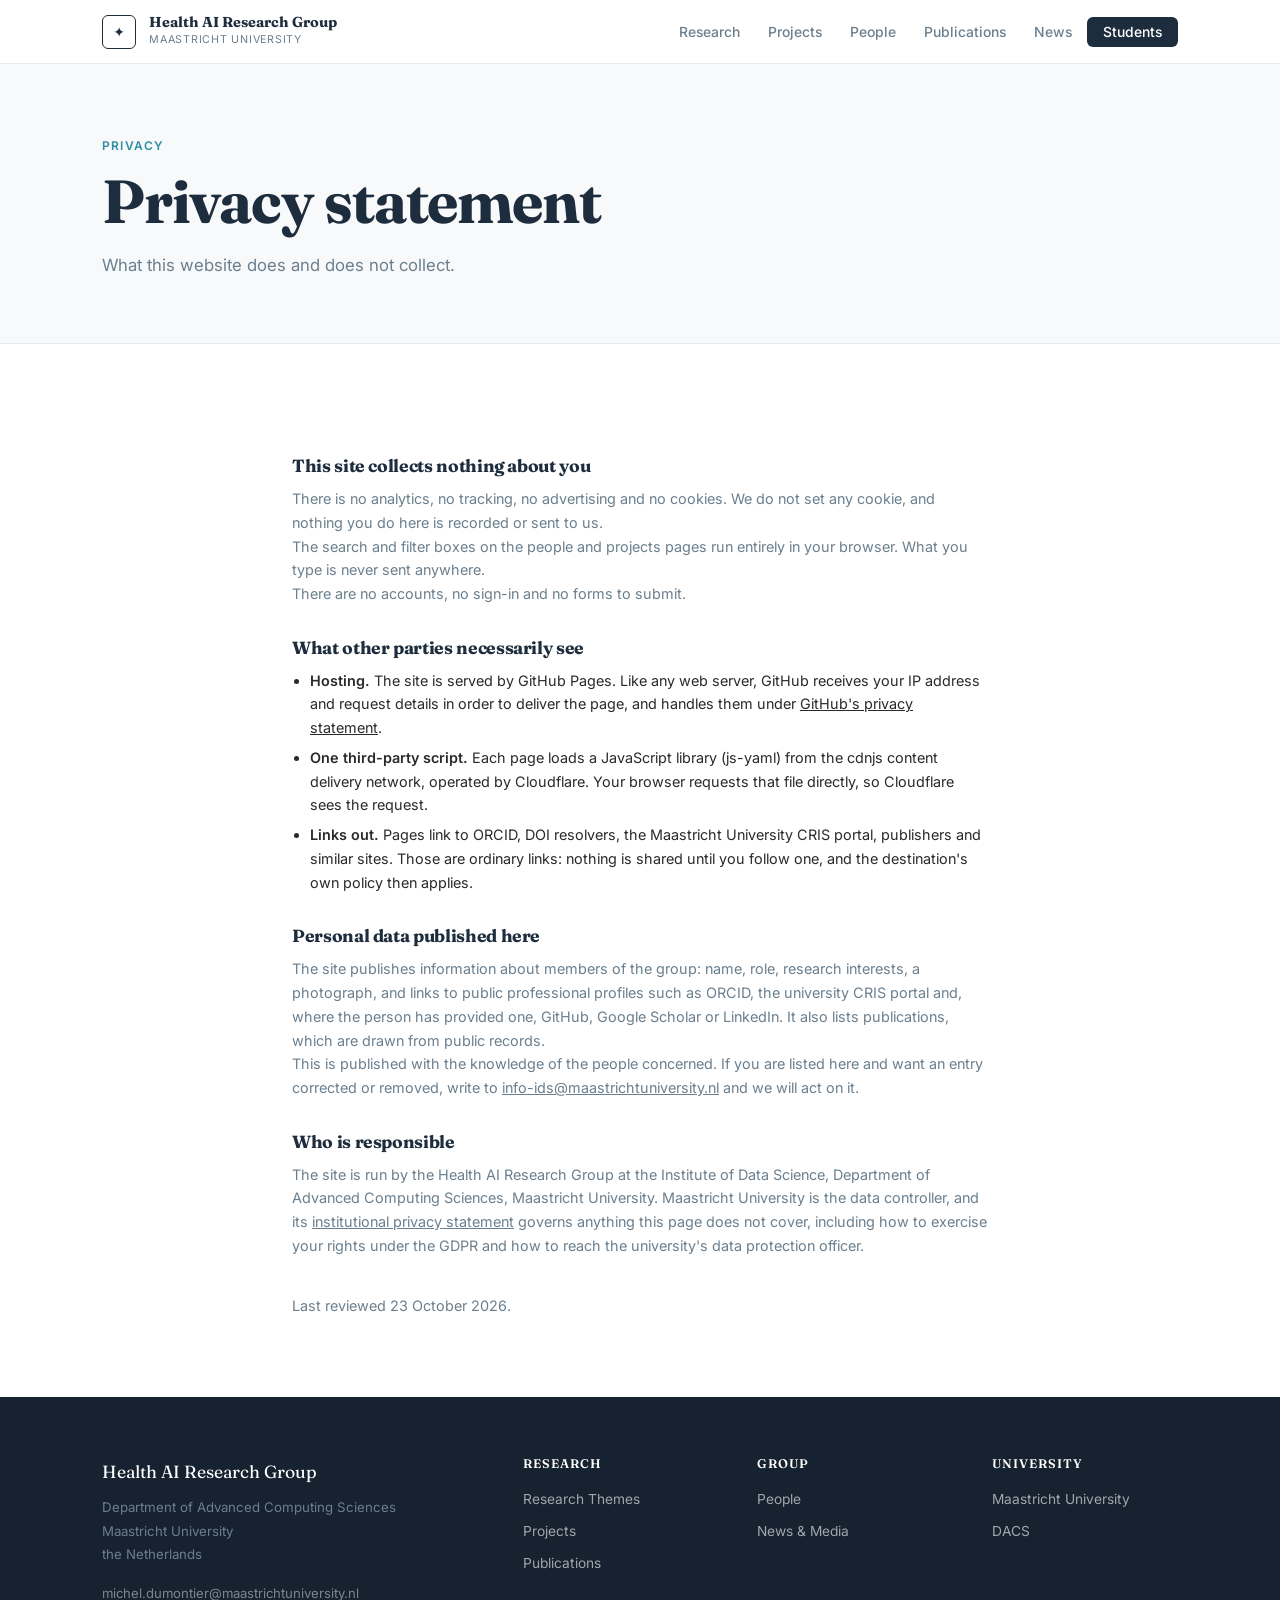
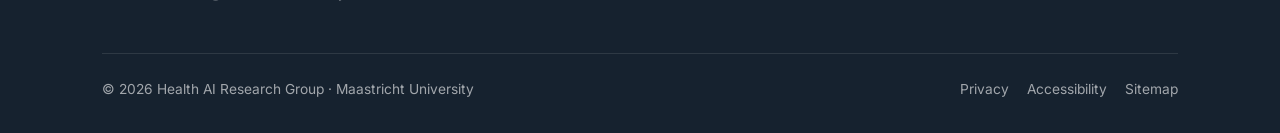
<file: privacy.html>
<!DOCTYPE html>
<html lang="en">
<head>
  <meta charset="UTF-8" />
  <meta name="viewport" content="width=device-width, initial-scale=1.0" />
  <title>Privacy · Health AI Research Group · Maastricht University</title>
  <link rel="icon" href="assets/brand/favicon.svg" type="image/svg+xml" />
  <link rel="icon" href="assets/brand/favicon-32.png" sizes="32x32" type="image/png" />
  <link rel="icon" href="assets/brand/favicon-16.png" sizes="16x16" type="image/png" />
  <link rel="apple-touch-icon" href="assets/brand/apple-touch-icon.png" />
  <link rel="stylesheet" href="styles.css?v=4" />
  <style>
    .prose { max-width: 760px; }
    .prose h2 { font-size: 1.1rem; margin: 32px 0 10px; }
    .prose p, .prose li { font-size: 0.9rem; }
    .prose ul { margin: 0 0 8px 18px; }
    .prose li { margin-bottom: 6px; }
    .prose a { text-decoration: underline; }
    .updated { font-size: 0.78rem; color: var(--text-muted); margin-top: 36px; }
  </style>
</head>
<body class="page-body">
<script src="nav.js?v=4"></script>

<div class="page-hero">
  <div class="container">
    <span class="section-label">Privacy</span>
    <h1>Privacy statement</h1>
    <p class="lead">What this website does and does not collect.</p>
  </div>
</div>

<section>
  <div class="container prose">

    <h2>This site collects nothing about you</h2>
    <p>
      There is no analytics, no tracking, no advertising and no cookies. We do not
      set any cookie, and nothing you do here is recorded or sent to us.
    </p>
    <p>
      The search and filter boxes on the people and projects pages run entirely in
      your browser. What you type is never sent anywhere.
    </p>
    <p>
      There are no accounts, no sign-in and no forms to submit.
    </p>

    <h2>What other parties necessarily see</h2>
    <ul>
      <li>
        <strong>Hosting.</strong> The site is served by GitHub Pages. Like any web
        server, GitHub receives your IP address and request details in order to
        deliver the page, and handles them under
        <a href="https://docs.github.com/en/site-policy/privacy-policies/github-general-privacy-statement" target="_blank" rel="noopener">GitHub's privacy statement</a>.
      </li>
      <li>
        <strong>One third-party script.</strong> Each page loads a JavaScript library
        (js-yaml) from the cdnjs content delivery network, operated by Cloudflare. Your
        browser requests that file directly, so Cloudflare sees the request.
      </li>
      <li>
        <strong>Links out.</strong> Pages link to ORCID, DOI resolvers, the Maastricht
        University CRIS portal, publishers and similar sites. Those are ordinary links:
        nothing is shared until you follow one, and the destination's own policy then
        applies.
      </li>
    </ul>

    <h2>Personal data published here</h2>
    <p>
      The site publishes information about members of the group: name, role, research
      interests, a photograph, and links to public professional profiles such as ORCID,
      the university CRIS portal and, where the person has provided one, GitHub,
      Google Scholar or LinkedIn. It also lists publications, which are drawn from
      public records.
    </p>
    <p>
      This is published with the knowledge of the people concerned. If you are listed
      here and want an entry corrected or removed, write to
      <a href="mailto:info-ids@maastrichtuniversity.nl">info-ids@maastrichtuniversity.nl</a>
      and we will act on it.
    </p>

    <h2>Who is responsible</h2>
    <p>
      The site is run by the Health AI Research Group at the Institute of Data Science,
      Department of Advanced Computing Sciences, Maastricht University. Maastricht
      University is the data controller, and its
      <a href="https://www.maastrichtuniversity.nl/privacy" target="_blank" rel="noopener">institutional privacy statement</a>
      governs anything this page does not cover, including how to exercise your rights
      under the GDPR and how to reach the university's data protection officer.
    </p>

    <p class="updated">Last reviewed 23 October 2026.</p>
  </div>
</section>
</body>
</html>
</file>
<file: styles.css>
/* ================================================================
   Health AI Research Group — Style C: Clinical White
   Palette: white · slate · blue-green · warm gold
   Typography: Fraunces (display) + Inter (body)
================================================================ */

@import url('https://fonts.googleapis.com/css2?family=Fraunces:ital,opsz,wght@0,9..144,300;0,9..144,600;0,9..144,700;1,9..144,300;1,9..144,700&family=Inter:wght@300;400;500;600&display=swap');

/* ── Tokens ── */
:root {
  --bg:           #ffffff;
  --bg-alt:       #f7f9fb;
  --bg-dark:      #1e2d3d;
  --bg-dark2:     #16222f;
  --slate:        #1e2d3d;
  --slate-mid:    #3a5068;
  --slate-light:  #e8ecf0;
  --blue:         #2e8fa0;
  --blue-mid:     #237384;
  --blue-light:   #e8f5f8;
  --blue-lighter: #f0f9fb;
  --gold:         #d4902a;
  --gold-light:   #fdf3e3;
  --text:         #2a2a2a;
  --text-muted:   #6b7f8e;
  --text-light:   #9aadb8;
  --white:        #ffffff;
  --border:       #e4eaee;
  --border-mid:   #cdd6dc;
  --card-shadow:  0 1px 6px rgba(30,45,61,0.06);
  --card-shadow-hover: 0 6px 24px rgba(30,45,61,0.12);
  --radius:       8px;
  --radius-lg:    12px;
  --nav-h:        64px;
  --transition:   0.2s ease;
  --max-w:        1140px;
}

/* ── Reset ── */
*, *::before, *::after { box-sizing: border-box; margin: 0; padding: 0; }
html { scroll-behavior: smooth; -webkit-font-smoothing: antialiased; }
body {
  font-family: 'Inter', system-ui, sans-serif;
  background: var(--bg);
  color: var(--text);
  font-size: 16px;
  line-height: 1.65;
}
img { max-width: 100%; display: block; }
a { color: inherit; text-decoration: none; }
button { cursor: pointer; font-family: inherit; border: none; background: none; }

/* ── Typography ── */
h1, h2, h3, h4, h5 {
  font-family: 'Fraunces', Georgia, serif;
  line-height: 1.18;
  letter-spacing: -0.02em;
  color: var(--slate);
}
h1 { font-size: clamp(2.2rem, 5vw, 3.8rem); font-weight: 700; }
h2 { font-size: clamp(1.7rem, 3.5vw, 2.5rem); font-weight: 700; }
h3 { font-size: clamp(1.2rem, 2.5vw, 1.6rem); font-weight: 600; }
h4 { font-size: 1.05rem; font-weight: 600; }
h5 { font-size: 0.9rem;  font-weight: 600; }
p  { color: var(--text-muted); text-wrap: pretty; }
strong { color: var(--text); font-weight: 600; }
em { font-style: italic; }

/* ── Layout ── */
.container      { max-width: var(--max-w); margin: 0 auto; padding: 0 32px; }
.container--wide{ max-width: 1360px;       margin: 0 auto; padding: 0 32px; }
section         { padding: 80px 0; }
section.alt     { background: var(--bg-alt); }
section.dark    { background: var(--bg-dark); }
section.dark h2,
section.dark h3 { color: var(--white); }
section.dark p  { color: rgba(255,255,255,0.68); }

/* ── Navigation ── */
.site-nav {
  position: fixed; top: 0; left: 0; right: 0; z-index: 999;
  height: var(--nav-h);
  background: rgba(255,255,255,0.94);
  backdrop-filter: blur(16px);
  -webkit-backdrop-filter: blur(16px);
  border-bottom: 1px solid var(--border);
  transition: box-shadow var(--transition);
}
.site-nav.scrolled { box-shadow: 0 2px 16px rgba(30,45,61,0.08); }
.nav-inner {
  display: flex; align-items: center; justify-content: space-between;
  height: 100%; max-width: var(--max-w); margin: 0 auto; padding: 0 32px;
}
.nav-logo { display: flex; align-items: center; gap: 13px; }
.nav-logo-mark {
  width: 34px; height: 34px;
  border: 1.5px solid var(--slate);
  border-radius: 6px;
  display: grid; place-items: center;
  font-size: 14px; color: var(--slate); flex-shrink: 0;
}
.nav-logo-text .name {
  font-family: 'Fraunces', serif; font-size: 0.9rem;
  font-weight: 700; color: var(--slate); line-height: 1.1;
}
.nav-logo-text .dept {
  font-size: 0.67rem; color: var(--text-muted);
  text-transform: uppercase; letter-spacing: 0.07em;
}
/* Spans in the logo are inline by default, so the name and department ran
   together and wrapped mid-phrase once the bar got tight. */
.nav-logo-text .name, .nav-logo-text .dept { display: block; }

.nav-links { display: flex; align-items: center; gap: 2px; list-style: none; }

/* Hamburger. Hidden on desktop; the media query below swaps it in. */
.nav-toggle {
  display: none; background: none; border: 0; cursor: pointer;
  width: 40px; height: 40px; padding: 9px 8px; border-radius: 6px;
}
.nav-toggle:hover { background: var(--bg-alt); }
.nav-toggle span {
  display: block; height: 2px; border-radius: 2px;
  background: var(--slate); transition: transform var(--transition), opacity var(--transition);
}
.nav-toggle span + span { margin-top: 5px; }
.site-nav.nav-open .nav-toggle span:nth-child(1) { transform: translateY(7px) rotate(45deg); }
.site-nav.nav-open .nav-toggle span:nth-child(2) { opacity: 0; }
.site-nav.nav-open .nav-toggle span:nth-child(3) { transform: translateY(-7px) rotate(-45deg); }


.nav-links a {
  padding: 6px 13px; border-radius: 5px;
  font-size: 0.87rem; font-weight: 500; color: var(--text-muted);
  transition: color var(--transition), background var(--transition);
}
.nav-links a:hover  { color: var(--slate); background: var(--bg-alt); }
.nav-links a.active { color: var(--slate); font-weight: 600; }
.nav-cta {
  background: var(--slate) !important;
  color: var(--white) !important;
  padding: 7px 16px !important;
  border-radius: 6px !important;
}
.nav-cta:hover { background: var(--slate-mid) !important; }
.page-body { padding-top: var(--nav-h); }

/* ── Page hero (non-homepage) ── */
.page-hero {
  border-bottom: 1px solid var(--border);
  padding: 72px 0 64px;
  background: var(--bg-alt);
}
.page-hero h1   { margin-bottom: 14px; }
.page-hero .lead{ color: var(--text-muted); font-size: 1.05rem; max-width: 540px; }

/* ── Buttons ── */
.btn {
  display: inline-flex; align-items: center; gap: 7px;
  padding: 10px 22px; border-radius: 7px;
  font-size: 0.88rem; font-weight: 600;
  transition: all var(--transition); cursor: pointer;
}
.btn-primary { background: var(--slate); color: var(--white); }
.btn-primary:hover { background: var(--slate-mid); transform: translateY(-1px); }
.btn-secondary { background: transparent; color: var(--slate); border: 1.5px solid var(--border-mid); }
.btn-secondary:hover { border-color: var(--slate); background: var(--bg-alt); }
.btn-blue { background: var(--blue); color: var(--white); }
.btn-blue:hover { background: var(--blue-mid); transform: translateY(-1px); }
.btn-sm { padding: 6px 15px; font-size: 0.81rem; }

/* ── Tags ── */
.tag {
  display: inline-block; padding: 3px 10px; border-radius: 20px;
  font-size: 0.74rem; font-weight: 500;
  background: var(--blue-light); color: var(--blue-mid);
}
.tag-muted { background: var(--bg-alt); color: var(--text-muted); }
.tag-gold  { background: var(--gold-light); color: #9a6010; }
.tag-slate { background: var(--slate-light); color: var(--slate-mid); }
.tag-active{ background: oklch(93% 0.06 150); color: oklch(35% 0.1 150); }

/* ── Cards ── */
.card {
  background: var(--white); border-radius: var(--radius-lg);
  border: 1px solid var(--border); box-shadow: var(--card-shadow);
  transition: box-shadow var(--transition), transform var(--transition);
  overflow: hidden;
}
.card:hover { box-shadow: var(--card-shadow-hover); transform: translateY(-2px); }
.card-body { padding: 28px; }

/* ── Section headers ── */
.section-label {
  display: block; font-size: 0.75rem; font-weight: 600;
  letter-spacing: 0.1em; text-transform: uppercase;
  color: var(--blue); margin-bottom: 10px;
}
.section-header { margin-bottom: 48px; }
.section-header p { max-width: 560px; margin-top: 12px; font-size: 1.02rem; }
.section-header.centered { text-align: center; }
.section-header.centered p { margin: 12px auto 0; }

/* ── Grid ── */
.grid-2 { display: grid; grid-template-columns: repeat(2, 1fr); gap: 24px; }
.grid-3 { display: grid; grid-template-columns: repeat(3, 1fr); gap: 20px; }
.grid-4 { display: grid; grid-template-columns: repeat(4, 1fr); gap: 16px; }
@media (max-width: 920px) { .grid-3, .grid-4 { grid-template-columns: repeat(2, 1fr); } }
@media (max-width: 580px) { .grid-2, .grid-3, .grid-4 { grid-template-columns: 1fr; } }

/* ── Image placeholder ── */
.img-placeholder {
  background: repeating-linear-gradient(
    45deg, var(--bg-alt) 0px, var(--bg-alt) 9px,
    var(--border) 9px, var(--border) 10px
  );
  display: flex; align-items: center; justify-content: center;
  color: var(--text-light); font-size: 0.72rem; font-family: monospace;
  text-align: center; padding: 12px; line-height: 2;
}

/* ── Filter / search bar ── */
.filter-bar { display: flex; flex-wrap: wrap; gap: 10px; align-items: center; margin-bottom: 32px; }
.search-input {
  flex: 1; min-width: 200px; max-width: 380px;
  padding: 9px 15px; border-radius: 7px;
  border: 1.5px solid var(--border);
  font-family: inherit; font-size: 0.88rem;
  color: var(--text); background: var(--white);
  transition: border-color var(--transition);
}
.search-input:focus { outline: none; border-color: var(--blue); }
.filter-chips { display: flex; flex-wrap: wrap; gap: 6px; }
.chip {
  padding: 5px 14px; border-radius: 20px; font-size: 0.79rem;
  font-weight: 500; cursor: pointer;
  border: 1.5px solid var(--border); color: var(--text-muted);
  background: var(--white); transition: all var(--transition);
}
.chip:hover, .chip.active { border-color: var(--blue); color: var(--blue); background: var(--blue-light); }
.chip.active { font-weight: 600; }

/* ── Thesis card ──────────────────────────────────────────────────────────
   A person's own doctoral thesis, shown on their profile and in the people
   modal. Deliberately the same shape as .work-card on the students page,
   where these theses are also listed: one thesis should not look like two
   different things depending on which page you reached it from. The styles
   live here rather than in either page because both render it. */
.thesis-card {
  background: var(--bg-alt); border: 1px solid var(--border);
  border-radius: var(--radius-lg); padding: 16px 18px 14px;
  display: flex; flex-direction: column; gap: 8px;
}
.thesis-top { display: flex; align-items: center; gap: 8px; }
.thesis-year { font-size: 0.78rem; color: var(--text-muted); margin-left: auto; }
.thesis-title { font-size: 0.95rem; line-height: 1.4; margin: 0; color: var(--slate); }
.thesis-title a:hover { color: var(--blue-mid); }
.thesis-meta { font-size: 0.79rem; color: var(--text-muted); line-height: 1.55; }
.thesis-meta .role { color: var(--slate-mid); font-weight: 600; }
.thesis-details summary {
  cursor: pointer; font-size: 0.78rem; font-weight: 600; color: var(--slate-mid);
  padding: 2px 0; list-style: none;
}
.thesis-details summary::-webkit-details-marker { display: none; }
.thesis-details summary::before { content: '▸ '; color: var(--text-light); }
.thesis-details[open] summary::before { content: '▾ '; }
.thesis-details .body {
  font-size: 0.82rem; line-height: 1.75; color: var(--text-muted);
  margin-top: 6px; white-space: pre-wrap;
}
.thesis-foot { margin-top: 2px; }
.thesis-doi {
  font-size: 0.68rem; font-family: ui-monospace, monospace; color: var(--text-light);
}
.thesis-doi:hover { color: var(--blue-mid); text-decoration: underline; text-underline-offset: 2px; }

/* Year of completion on the people grid card. */
.person-thesis-year { font-size: 0.72rem; color: var(--text-light); margin-top: 2px; }

/* ── Modal ── */
.modal-overlay {
  position: fixed; inset: 0; z-index: 1000;
  background: rgba(22,34,47,0.5);
  backdrop-filter: blur(8px); -webkit-backdrop-filter: blur(8px);
  display: flex; align-items: center; justify-content: center; padding: 24px;
  opacity: 0; pointer-events: none; transition: opacity 0.22s;
}
.modal-overlay.open { opacity: 1; pointer-events: all; }
.modal {
  background: var(--white); border-radius: var(--radius-lg);
  max-width: 620px; width: 100%; max-height: 88vh; overflow-y: auto;
  box-shadow: 0 20px 60px rgba(0,0,0,0.16);
  transform: translateY(16px); transition: transform 0.22s;
}
.modal-overlay.open .modal { transform: translateY(0); }

/* ── Scroll reveal ── */
.reveal { opacity: 0; transform: translateY(18px); transition: opacity 0.5s ease, transform 0.5s ease; }
.reveal.visible { opacity: 1; transform: none; }

/* ── Level badges ── */
.level-bsc { background: oklch(92% 0.05 240); color: oklch(38% 0.1 240); }
.level-msc { background: oklch(92% 0.06 160); color: oklch(33% 0.1 160); }
.level-phd { background: var(--gold-light); color: #9a6010; }
.level-muted { background: var(--bg-alt); color: var(--text-muted); }
.level-badge {
  display: inline-block; padding: 3px 10px; border-radius: 20px;
  font-size: 0.73rem; font-weight: 600;
}

/* ── Tab bar ── */
.tab-bar {
  display: flex; border-bottom: 1.5px solid var(--border);
  margin-bottom: 40px; overflow-x: auto; gap: 0;
}
.tab-btn {
  padding: 12px 24px; font-size: 0.9rem; font-weight: 500;
  color: var(--text-muted); border-bottom: 2px solid transparent;
  margin-bottom: -1.5px; white-space: nowrap;
  transition: all var(--transition); background: none; border-top: none; border-left: none; border-right: none;
}
.tab-btn:hover { color: var(--slate); }
.tab-btn.active { color: var(--slate); border-bottom-color: var(--slate); font-weight: 600; }

/* ── Stats tile ── */
.stats-grid {
  display: grid; grid-template-columns: repeat(4, 1fr);
  gap: 1px; background: var(--border);
  border-radius: var(--radius-lg); overflow: hidden;
}
.stat-tile { background: var(--white); padding: 28px 24px; }
.stat-tile.dark { background: var(--slate); }
.stat-value { font-family: 'Fraunces', serif; font-size: 2.2rem; font-weight: 700; color: var(--slate); line-height: 1; }
.stat-tile.dark .stat-value { color: var(--white); }
.stat-label { font-size: 0.78rem; color: var(--text-muted); margin-top: 6px; }
.stat-tile.dark .stat-label { color: rgba(255,255,255,0.55); }

/* ── Footer ── */
.site-footer {
  background: var(--bg-dark2); color: rgba(255,255,255,0.6);
  padding: 60px 0 32px; font-size: 0.86rem;
}
.footer-inner {
  display: grid; grid-template-columns: 2fr 1fr 1fr 1fr; gap: 48px; margin-bottom: 48px;
}
.footer-brand .name {
  font-family: 'Fraunces', serif; font-size: 1.1rem; color: var(--white); margin-bottom: 10px;
}
.footer-brand p { font-size: 0.83rem; line-height: 1.75; }
.footer-col h5 {
  color: var(--white); margin-bottom: 16px;
  font-size: 0.78rem; letter-spacing: 0.08em; text-transform: uppercase;
}
.footer-col ul { list-style: none; display: flex; flex-direction: column; gap: 9px; }
.footer-col a { transition: color var(--transition); }
.footer-col a:hover { color: var(--white); }
.footer-bottom {
  border-top: 1px solid rgba(255,255,255,0.1); padding-top: 24px;
  display: flex; justify-content: space-between; flex-wrap: wrap; gap: 12px;
}
@media (max-width: 820px) { .footer-inner { grid-template-columns: 1fr 1fr; } }
@media (max-width: 520px) { .footer-inner { grid-template-columns: 1fr; } }

/* ── Utility ── */
.hidden { display: none !important; }
.divider { height: 1px; background: var(--border); margin: 32px 0; }
.text-muted { color: var(--text-muted); }
.text-small { font-size: 0.83rem; }
.text-center { text-align: center; }
.mt-8  { margin-top: 8px;  } .mt-16 { margin-top: 16px; }
.mt-24 { margin-top: 24px; } .mt-32 { margin-top: 32px; }
.mb-8  { margin-bottom: 8px;  } .mb-16 { margin-bottom: 16px; }
.flex  { display: flex; } .flex-center { display: flex; align-items: center; }
.gap-8 { gap: 8px; } .gap-12 { gap: 12px; } .gap-16 { gap: 16px; }

/* ── Shared utilities ── */
.tag-row   { display: flex; gap: 6px; flex-wrap: wrap; }
.no-results { padding: 48px 0; text-align: center; color: var(--text-muted); }
.modal-divider { margin-top: 20px; padding-top: 16px; border-top: 1px solid var(--border); }
.person-links { display: flex; flex-wrap: wrap; gap: 8px; margin-top: 6px; }
.person-link {
  padding: 7px 14px; border-radius: 6px; font-size: 0.8rem;
  border: 1px solid var(--border); color: var(--slate-mid);
  display: flex; align-items: center; gap: 6px; text-decoration: none;
  transition: all var(--transition);
}
.person-link:hover { border-color: var(--blue); color: var(--blue); background: var(--blue-light); }

/* ── Shared news / activity item row ── */
.ni-row { display:flex; gap:14px; padding:16px 0; border-bottom:1px solid var(--border); align-items:flex-start; }
.ni-row:last-child { border-bottom:none; }
.ni-badge { flex-shrink:0; font-size:0.67rem; font-weight:700; letter-spacing:.05em; text-transform:uppercase; padding:3px 8px; border-radius:4px; margin-top:3px; white-space:nowrap; }
.nitype-news    { background:#dbeafe; color:#1e40af; }
.nitype-blog    { background:#dcfce7; color:#166534; }
.nitype-talk    { background:#fef3c7; color:#92400e; }
.nitype-podcast { background:#f3e8ff; color:#6b21a8; }
.nitype-social  { background:#e0f2fe; color:#075985; }
.ni-body { flex:1; min-width:0; }
.ni-title { font-family:'Fraunces',serif; font-size:0.97rem; font-weight:700; color:var(--slate); line-height:1.35; margin-bottom:4px; }
.ni-title a { color:inherit; text-decoration:none; }
.ni-title a:hover { color:var(--blue); }
.ni-meta { font-size:0.79rem; color:var(--text-muted); margin-bottom:3px; }
.ni-excerpt { font-size:0.84rem; color:var(--text); line-height:1.55; margin-top:4px; }
.ni-excerpt a { color:var(--blue); text-decoration:none; }
.ni-excerpt a:hover { text-decoration:underline; }
.ni-slides-btn { margin-top:8px; font-size:0.8rem; padding:4px 12px; border:1px solid #d1d5db; border-radius:4px; background:#f9fafb; color:var(--slate); cursor:pointer; }
.ni-slides-btn:hover { background:#f3f4f6; }
.ni-audio { display:block; margin-top:8px; width:100%; max-width:480px; }
.ni-slides-panel { display:none; margin-top:8px; }
.ni-slides-frame { width:100%; height:480px; border:1px solid #e5e7eb; border-radius:6px; }
.ni-image { display:block; width:100%; max-width:420px; margin-top:10px; border-radius:6px; border:1px solid var(--border); }
.ni-engage { font-size:0.78rem; color:var(--text-muted); margin-top:7px; display:flex; gap:14px; flex-wrap:wrap; }
.ni-engage a { color:inherit; text-decoration:none; border-bottom:1px solid var(--border); }
.ni-engage a:hover { color:var(--blue); border-bottom-color:var(--blue); }
.ni-more { background:none; border:none; padding:0; margin-top:4px; font:inherit; font-size:0.8rem; color:var(--blue); cursor:pointer; }

/* ── Loading spinner ── */
.loading {
  display: flex; align-items: center; justify-content: center;
  padding: 80px 0; color: var(--text-light); font-size: 0.9rem; gap: 10px;
}
.spinner {
  width: 20px; height: 20px; border-radius: 50%;
  border: 2px solid var(--border); border-top-color: var(--blue);
  animation: spin 0.7s linear infinite;
}
@keyframes spin { to { transform: rotate(360deg); } }

/* ── Publication Browser (shared) ── */
.pub-stats {
  display: flex;
  gap: 1px; background: var(--border);
  border-radius: var(--radius-lg); overflow: hidden; margin-bottom: 28px;
}
.pub-stat { flex: 1; background: var(--white); padding: 22px 20px; }
.pub-stat:first-child { background: var(--slate); }
.pub-stat-val { font-family: 'Fraunces', serif; font-size: 2rem; font-weight: 700; color: var(--slate); line-height: 1; }
.pub-stat:first-child .pub-stat-val { color: var(--white); }
.pub-stat-val .denom { opacity: 0.45; font-size: 1.3rem; font-weight: 600; margin-left: 3px; }
.pub-stat-lbl { font-size: 0.75rem; color: var(--text-muted); margin-top: 6px; }
.pub-stat:first-child .pub-stat-lbl { color: rgba(255,255,255,0.5); }

.year-dist {
  background: var(--white); border: 1px solid var(--border);
  border-radius: var(--radius-lg); padding: 18px 22px; margin-bottom: 22px;
}
.year-dist-header { display: flex; align-items: center; justify-content: space-between; margin-bottom: 12px; }
.year-dist-title { font-size: 0.74rem; text-transform: uppercase; letter-spacing: 0.09em; color: var(--text-muted); font-weight: 600; }
.chart-toggle { display: flex; gap: 4px; }
.chart-toggle-btn {
  padding: 3px 10px; border-radius: 5px; font-size: 0.72rem; font-weight: 500;
  border: 1px solid var(--border); color: var(--text-muted); background: var(--white);
  cursor: pointer; transition: all var(--transition);
}
.chart-toggle-btn.active { border-color: var(--blue); color: var(--blue); background: var(--blue-light); }

.year-range-wrap {
  background: var(--white); border: 1px solid var(--border);
  border-radius: var(--radius-lg); padding: 16px 22px; margin-bottom: 22px;
}
.year-range-header { display: flex; align-items: center; justify-content: space-between; margin-bottom: 12px; }
.year-range-label-val { font-family: 'Fraunces', serif; font-weight: 700; font-size: 0.9rem; color: var(--slate); }
.year-range-track { position: relative; height: 4px; background: var(--border); border-radius: 2px; margin: 10px 0; }
.year-range-fill { position: absolute; height: 100%; background: var(--blue); border-radius: 2px; pointer-events: none; }
.year-range-track input[type=range] {
  position: absolute; width: 100%; height: 4px; top: 0; left: 0; margin: 0;
  -webkit-appearance: none; appearance: none; background: transparent; pointer-events: none;
}
.year-range-track input[type=range]::-webkit-slider-thumb {
  -webkit-appearance: none; appearance: none; width: 16px; height: 16px; border-radius: 50%;
  background: var(--blue); border: 2px solid var(--white); box-shadow: 0 1px 4px rgba(0,0,0,0.25); pointer-events: all; cursor: pointer;
}
.year-range-track input[type=range]::-moz-range-thumb {
  width: 16px; height: 16px; border-radius: 50%; background: var(--blue);
  box-shadow: 0 1px 4px rgba(0,0,0,0.25); pointer-events: all; cursor: pointer; border: none;
}
.year-range-ticks { display: flex; justify-content: space-between; font-size: 0.7rem; color: var(--text-muted); margin-top: 8px; font-family: 'Fraunces', serif; font-weight: 600; }

.year-chart { display: flex; align-items: stretch; gap: 3px; height: 180px; overflow-x: auto; }
.year-bar-col { flex: 1; min-width: 22px; display: flex; flex-direction: column; }
.year-bar-stack { flex: 1; display: flex; flex-direction: column; justify-content: flex-end; align-items: stretch; }
.year-bar-val { text-align: center; font-size: 0.62rem; color: var(--text-muted); font-variant-numeric: tabular-nums; margin-bottom: 2px; min-height: 11px; }
.year-bar-fill { background: var(--blue); border-radius: 3px 3px 0 0; width: 100%; transition: height var(--transition); }
.year-bar-col:hover .year-bar-fill:not(.year-bar-fill--stacked) { background: var(--blue-mid); }
.year-bar-fill--stacked { background: none; display: flex; flex-direction: column; overflow: hidden; }
.year-bar-curr { background: var(--blue); width: 100%; }
.year-bar-prev { background: rgba(46,143,160,0.28); width: 100%; }
.year-bar-col:hover .year-bar-curr { background: var(--blue-mid); }
.year-bar-col:hover .year-bar-prev { background: rgba(46,143,160,0.44); }
.year-bar-label { font-size: 0.7rem; color: var(--text-muted); text-align: center; margin-top: 5px; font-family: 'Fraunces', serif; font-weight: 600; }

.year-heading {
  font-family: 'Fraunces', serif; font-size: 1.3rem; font-weight: 700;
  color: var(--slate); margin: 32px 0 4px;
  display: flex; align-items: center; gap: 14px;
}
.year-heading::after { content: ''; flex: 1; height: 1px; background: var(--border); }

.pub-row {
  display: grid; grid-template-columns: 56px 1fr; gap: 20px;
  padding: 20px 0; border-bottom: 1px solid var(--border);
  transition: background var(--transition);
}
.pub-row:hover { background: var(--bg-alt); margin: 0 -16px; padding-left: 16px; padding-right: 16px; border-radius: 8px; }
.pub-year-lbl { font-family: 'Fraunces', serif; font-size: 0.9rem; font-weight: 700; color: var(--blue-mid); text-align: right; padding-top: 2px; }
.pub-title-link { font-family: 'Fraunces', serif; font-size: 1rem; font-weight: 700; color: var(--slate); line-height: 1.35; display: block; margin-bottom: 5px; transition: color var(--transition); }
.pub-title-link:hover { color: var(--blue); }
.pub-authors { font-size: 0.81rem; color: var(--text-muted); margin-bottom: 4px; }
.pub-venue   { font-size: 0.79rem; font-style: italic; color: var(--text-light); margin-bottom: 6px; }
.pub-summary { font-size: 0.82rem; color: var(--text-muted); line-height: 1.55; margin-bottom: 8px; }
.pub-actions { display: flex; gap: 7px; flex-wrap: wrap; margin-top: 8px; }
.pub-action {
  padding: 4px 11px; border-radius: 5px; font-size: 0.74rem; font-weight: 500;
  border: 1px solid var(--border); color: var(--text-muted);
  transition: all var(--transition); display: inline-flex; align-items: center; gap: 4px;
  background: none; cursor: pointer;
}
.pub-action:hover { border-color: var(--blue); color: var(--blue); background: var(--blue-light); }
.pub-action-success { border-color: var(--blue) !important; color: var(--blue) !important; background: var(--blue-light) !important; }
.pub-preprint-lbl { font-size: 0.62rem; font-family: monospace; color: var(--text-light); }
.pub-tag-row { display: flex; gap: 5px; flex-wrap: wrap; margin-bottom: 4px; }
.pub-author-hl { color: var(--slate); font-weight: 700; }
.page-ellipsis { cursor: default; border-color: transparent; pointer-events: none; }

.pure-notice {
  background: var(--blue-lighter); border: 1px solid rgba(46,143,160,0.2);
  border-radius: var(--radius); padding: 13px 18px;
  font-size: 0.84rem; color: var(--blue-mid);
  display: flex; align-items: center; gap: 10px; margin-bottom: 28px;
}

.pagination {
  display: flex; align-items: center; justify-content: center;
  gap: 6px; padding: 28px 0 8px; flex-wrap: wrap;
}
.page-btn {
  min-width: 36px; height: 36px; padding: 0 10px; border-radius: 6px;
  border: 1px solid var(--border); background: var(--white); color: var(--slate-mid);
  font-size: 0.82rem; font-weight: 500; cursor: pointer;
  display: flex; align-items: center; justify-content: center;
  transition: all var(--transition);
}
.page-btn:hover:not(:disabled) { border-color: var(--blue); color: var(--blue); background: var(--blue-light); }
.page-btn.active { background: var(--slate); color: white; border-color: var(--slate); }
.page-btn:disabled { opacity: 0.35; cursor: default; }
.page-info { font-size: 0.78rem; color: var(--text-muted); }
.pub-paging-footer { display: flex; align-items: center; justify-content: space-between; flex-wrap: wrap; gap: 8px; padding: 4px 0 24px; }

@media (max-width: 600px) { .pub-stats { flex-wrap: wrap; } .pub-stat { flex: 1 1 45%; } }

/* ── Project cards (shared: projects.html + research.html) ── */
.proj-card {
  background: var(--white); border: 1px solid var(--border);
  border-radius: var(--radius-lg); box-shadow: var(--card-shadow);
  transition: all var(--transition); display: flex; flex-direction: column;
  overflow: hidden;
}
.proj-card:hover { box-shadow: var(--card-shadow-hover); transform: translateY(-2px); }
.proj-card.is-featured { border-color: var(--gold); }
.proj-logo {
  height: 80px; background: var(--bg-alt); border-bottom: 1px solid var(--border);
  display: flex; align-items: center; justify-content: center; padding: 12px 24px;
}
.proj-logo img { max-height: 52px; max-width: 100%; object-fit: contain; }
.proj-body { padding: 20px 22px 22px; display: flex; flex-direction: column; flex: 1; }
.proj-top { display: flex; justify-content: space-between; align-items: flex-start; gap: 8px; margin-bottom: 12px; }
.proj-theme-link {
  font-size: 0.72rem; font-weight: 600; color: var(--blue); text-decoration: none;
  background: rgba(45,140,160,0.08); padding: 3px 10px; border-radius: 20px;
  transition: background var(--transition);
  white-space: nowrap; overflow: hidden; text-overflow: ellipsis; max-width: 70%;
}
.proj-theme-link:hover { background: rgba(45,140,160,0.16); }
.proj-badges { display: flex; gap: 6px; flex-shrink: 0; }
.proj-acronym { font-family: 'Fraunces', serif; font-size: 1.2rem; font-weight: 700; color: var(--slate); margin-bottom: 2px; }
.proj-title { font-size: 0.82rem; color: var(--text-muted); margin-bottom: 10px; line-height: 1.4; }
.proj-desc { font-size: 0.84rem; line-height: 1.75; color: var(--text); margin-bottom: 16px; flex: 1; }
.proj-footer { border-top: 1px solid var(--border); padding-top: 14px; display: flex; flex-direction: column; gap: 10px; }
.proj-team { display: flex; flex-wrap: wrap; gap: 6px; }
.proj-member {
  font-size: 0.76rem; padding: 3px 10px; border-radius: 20px;
  background: var(--bg-alt); border: 1px solid var(--border);
  color: var(--slate); transition: all var(--transition); text-decoration: none;
}
a.proj-member:hover { border-color: var(--blue); color: var(--blue); background: rgba(45,140,160,0.06); }
.proj-meta { font-size: 0.75rem; color: var(--text-muted); display: flex; flex-wrap: wrap; gap: 4px 12px; }
.proj-url {
  font-size: 0.78rem; font-weight: 500; color: var(--blue); text-decoration: none;
  display: inline-flex; align-items: center; gap: 4px; transition: color var(--transition);
}
.proj-url:hover { color: var(--slate); }

/* ── Research theme content panels ── */
.theme-proj-grid { display: grid; grid-template-columns: repeat(2, 1fr); gap: 16px; margin-bottom: 36px; }
.theme-content-label {
  font-size: 0.76rem; text-transform: uppercase; letter-spacing: 0.09em;
  color: var(--text-muted); font-weight: 600; margin-bottom: 14px;
  display: flex; justify-content: space-between; align-items: center;
}
.theme-content-link { font-size: 0.76rem; font-weight: 500; color: var(--blue); text-decoration: none; text-transform: none; letter-spacing: 0; }
.theme-content-link:hover { color: var(--slate); }
.theme-pub-row { padding: 11px 0; border-top: 1px solid var(--border); }
.theme-pub-title { font-size: 0.86rem; font-weight: 500; color: var(--slate); text-decoration: none; display: block; margin-bottom: 3px; line-height: 1.45; }
.theme-pub-title:hover { color: var(--blue); }
.theme-pub-meta { font-size: 0.75rem; color: var(--text-muted); }

@media (max-width: 860px) { .theme-proj-grid { grid-template-columns: 1fr; } }

/* ── Mobile navigation ──────────────────────────────────────────────
   Placed at the end on purpose. These rules and the desktop `.nav-links a`
   rule have equal specificity, so source order decides; when this block sat
   above it the desktop padding won inside the media query and the touch
   targets stayed at 34px. */
@media (max-width: 860px) {
  .nav-inner { padding: 0 16px; }
  .nav-toggle { display: block; }
  .nav-logo-text .name { font-size: 0.8rem; }
  .nav-logo-text .dept { font-size: 0.6rem; }

  /* The links become a panel under the bar. Not display:none, so the open
     state can animate and so the links stay in the DOM for assistive tech. */
  .nav-links {
    position: absolute; top: var(--nav-h); left: 0; right: 0;
    flex-direction: column; align-items: stretch; gap: 0;
    background: var(--white); border-bottom: 1px solid var(--border);
    box-shadow: 0 8px 24px rgba(30,45,61,0.10);
    max-height: 0; overflow: hidden; visibility: hidden;
    transition: max-height var(--transition), visibility var(--transition);
  }
  .site-nav.nav-open .nav-links {
    max-height: 70vh; overflow-y: auto; visibility: visible;
  }
  /* 15px padding plus a 1.5 line-height clears 44px, the minimum
     comfortable touch target; the desktop rule gave 36px here. */
  .nav-links a {
    display: block; padding: 15px 16px; border-radius: 0;
    font-size: 0.95rem; line-height: 1.5; border-top: 1px solid var(--border);
  }
  /* .nav-cta sets padding with !important for the desktop pill, which also
     shrank it to 38px in the stacked menu while its neighbours were 54px.
     Matching !important is the only way to beat it without unpicking the
     desktop rule. */
  .nav-cta {
    margin: 0;
    border-radius: 0 !important;
    padding: 15px 16px !important;
  }
}
</file>
